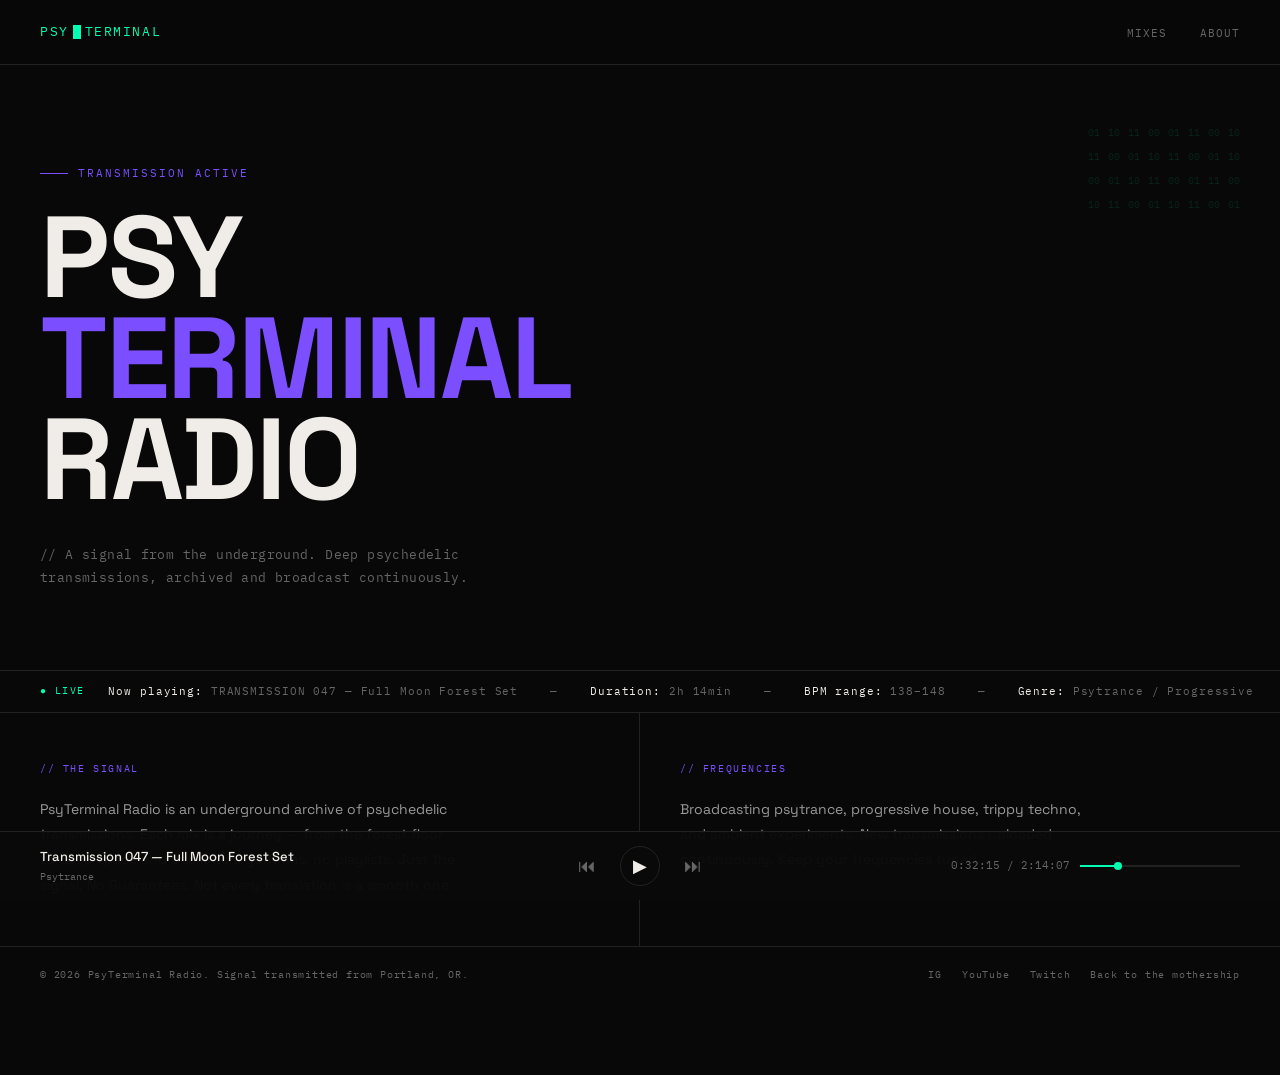
<file: index.html>
<!DOCTYPE html>
<html lang="en">
<head>
<meta charset="UTF-8">
<meta name="viewport" content="width=device-width, initial-scale=1.0">
<title>PsyTerminal Radio</title>
<link rel="stylesheet" href="style.css">
<link href="https://fonts.googleapis.com/css2?family=IBM+Plex+Mono:wght@300;400;500&family=Space+Grotesk:wght@300;400;500;700&display=swap" rel="stylesheet">
</head>
<body>
<h2 class="sr-only">PsyTerminal Radio — DJ mixes from Snorlinky</h2>

<div class="page-body">

  <!-- NAV -->
  <nav>
    <div class="logo">
      PSY<span class="logo-cursor"></span>TERMINAL
    </div>
    <ul class="nav-links">
      <li><a href="mixes.html">Mixes</a></li>
      <li><a href="#about">About</a></li>
    </ul>
  </nav>

  <!-- HERO -->
  <section class="hero">
    <div class="hero-tag">Transmission active</div>
    <h1>
      Psy<br>
      <span>Terminal</span>
      Radio
    </h1>
    <p class="hero-sub">// A signal from the underground. Deep psychedelic transmissions, archived and broadcast continuously.</p>
    <div class="hero-grid-deco" aria-hidden="true">
      <span>01</span><span>10</span><span>11</span><span>00</span><span>01</span><span>11</span><span>00</span><span>10</span>
      <span>11</span><span>00</span><span>01</span><span>10</span><span>11</span><span>00</span><span>01</span><span>10</span>
      <span>00</span><span>01</span><span>10</span><span>11</span><span>00</span><span>01</span><span>11</span><span>00</span>
      <span>10</span><span>11</span><span>00</span><span>01</span><span>10</span><span>11</span><span>00</span><span>01</span>
    </div>
  </section>

  <!-- SIGNAL BAR -->
  <div class="signal-bar" aria-label="Now broadcasting">
    <span class="signal-label">&#x25CF; Live</span>
    <div class="signal-ticker" aria-hidden="true">
      <span><em>Now playing:</em> TRANSMISSION 047 — Full Moon Forest Set</span>
      <span>—</span>
      <span><em>Duration:</em> 2h 14min</span>
      <span>—</span>
      <span><em>BPM range:</em> 138–148</span>
      <span>—</span>
      <span><em>Genre:</em> Psytrance / Progressive</span>
      <span>—</span>
      <span><em>Now playing:</em> TRANSMISSION 047 — Full Moon Forest Set</span>
      <span>—</span>
      <span><em>Duration:</em> 2h 14min</span>
      <span>—</span>
      <span><em>BPM range:</em> 138–148</span>
      <span>—</span>
      <span><em>Genre:</em> Psytrance / Progressive</span>
    </div>
  </div>



  <!-- ABOUT -->
  <div class="about-row" id="about">
    <div class="about-col">
      <div class="about-label">// The signal</div>
      <p class="about-text">PsyTerminal Radio is an underground archive of psychedelic transmissions. Each mix is a journey — from the forest floor to deep space and back. No algorithms, no playlists. Just the signal. No Guarantees. Not every transiation is a smooth one.</p>
    </div>
    <div class="about-col">
      <div class="about-label">// Frequencies</div>
      <p class="about-text">Broadcasting psytrance, progressive house, trippy techno, and ambient experiments. New transmissions uploaded continuously. Keep your frequencies tuned.</p>
    </div>
  </div>

  <footer class="footer">
    <span class="footer-copy">&copy; 2026 PsyTerminal Radio. Signal transmitted from Portland, OR.</span>
    <div class="footer-links">
      <a href="https://www.instagram.com/ruserious1008" target="_blank">IG</a>
      <a href="https://music.youtube.com/channel/UCfolPUjMjyLpGeXDe0cwVMw" target="_blank">YouTube</a>
      <a href="https://www.twitch.tv/djsnorlinky" target="_blank">Twitch</a>
      <a href="https://krattliff.github.io" target="_blank">Back to the mothership</a>
    </div>
  </footer>

</div>

<!-- STICKY PLAYER -->
<div class="player-bar" role="region" aria-label="Now playing">
  <div class="player-track">
    <span class="player-title" id="player-title">Transmission 047 — Full Moon Forest Set</span>
    <span class="player-meta" id="player-genre">Psytrance</span>
  </div>
  <div class="player-controls">
    <button class="ctrl-btn" aria-label="Previous">&#x23EE;</button>
    <button class="ctrl-btn play-main" id="play-btn" aria-label="Play/Pause">&#9654;</button>
    <button class="ctrl-btn" aria-label="Next">&#x23ED;</button>
    <div class="viz-bars" id="viz" style="display:none" aria-hidden="true">
      <div class="viz-bar" style="animation-delay:0s;height:8px"></div>
      <div class="viz-bar" style="animation-delay:0.1s;height:14px"></div>
      <div class="viz-bar" style="animation-delay:0.2s;height:10px"></div>
      <div class="viz-bar" style="animation-delay:0.3s;height:16px"></div>
      <div class="viz-bar" style="animation-delay:0.15s;height:12px"></div>
    </div>
  </div>
  <div class="player-progress">
    <span class="prog-time" id="prog-time">0:32:15 / 2:14:07</span>
    <div class="prog-track" role="progressbar" aria-valuenow="24" aria-valuemin="0" aria-valuemax="100" aria-label="Playback progress">
      <div class="prog-fill" id="prog-fill"></div>
    </div>
  </div>
</div>

<!-- MODAL -->
<div class="modal-overlay" id="modal-overlay" role="dialog" aria-modal="true" aria-labelledby="modal-title">
  <div class="modal">
    <button class="modal-close" id="modal-close" aria-label="Close">&times;</button>
    <div class="modal-header">
      <div class="modal-num" id="modal-num"></div>
      <div>
        <h2 class="modal-title" id="modal-title"></h2>
        <div class="modal-meta" id="modal-meta"></div>
      </div>
      <span class="mix-tag" id="modal-tag"></span>
    </div>
    <p class="modal-description" id="modal-description"></p>
    <div class="modal-tracklist-header">
      <span class="section-title">// Tracklist</span>
      <span class="section-count" id="modal-track-count"></span>
    </div>
    <ol class="modal-tracklist" id="modal-tracklist"></ol>
  </div>
</div>

<script src="app.js"></script>
</body>
</html>
</file>
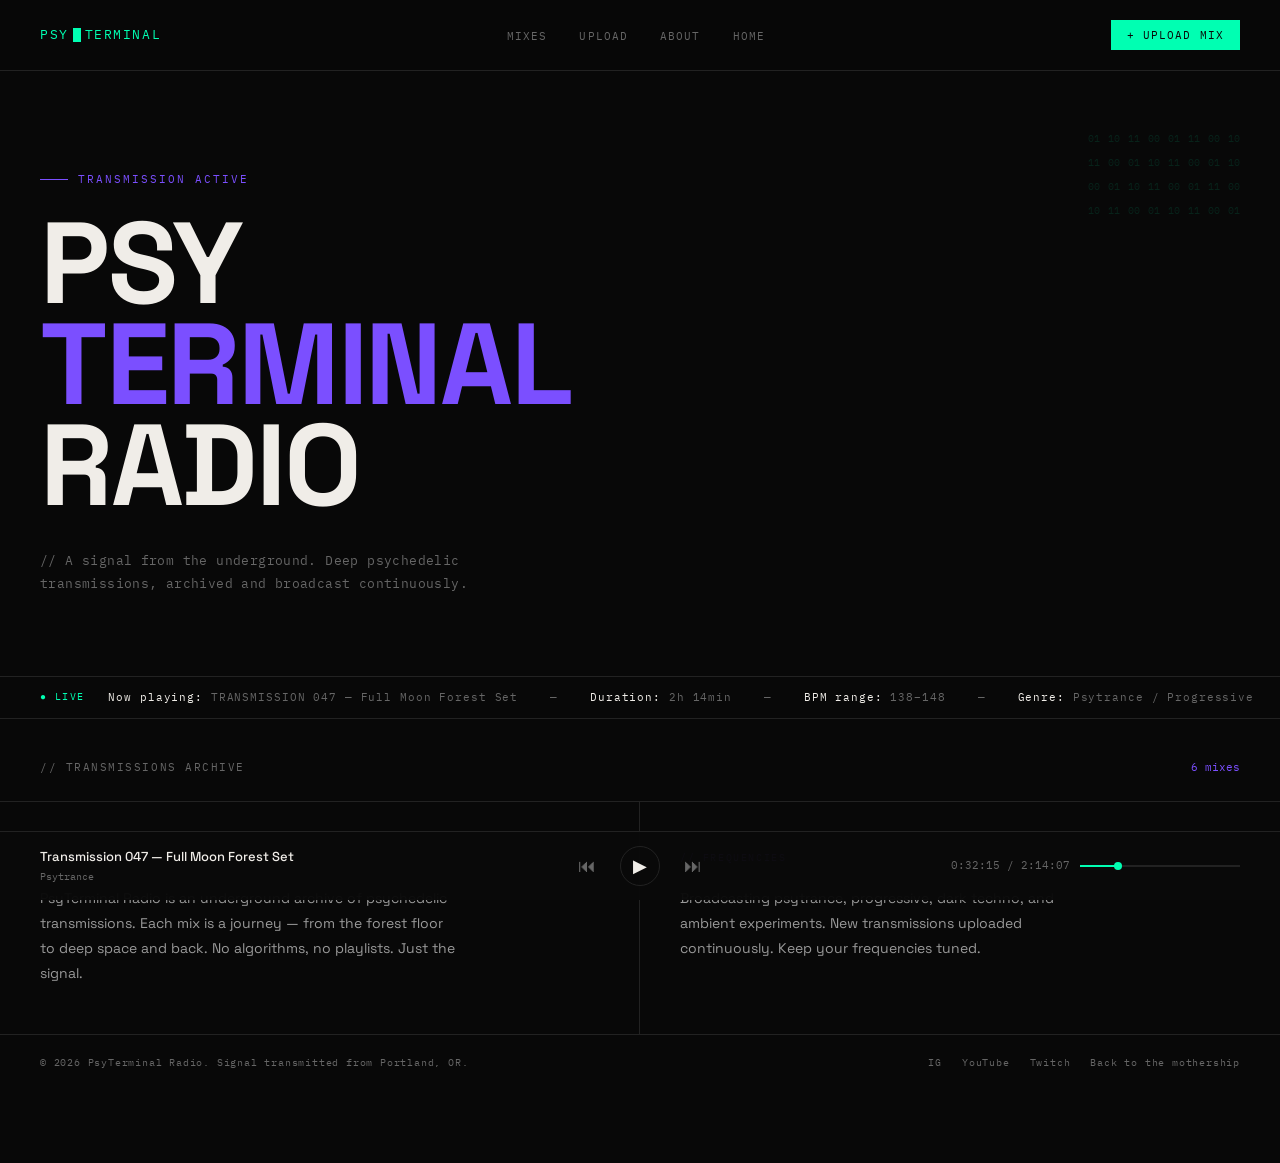
<file: mixes.html>
<!DOCTYPE html>
<html lang="en">
<head>
<meta charset="UTF-8">
<meta name="viewport" content="width=device-width, initial-scale=1.0">
<title>PsyTerminal Radio</title>
<link rel="stylesheet" href="style.css">
<link href="https://fonts.googleapis.com/css2?family=IBM+Plex+Mono:wght@300;400;500&family=Space+Grotesk:wght@300;400;500;700&display=swap" rel="stylesheet">
</head>
<body>
<h2 class="sr-only">PsyTerminal Radio — DJ mixes from Snorlinky</h2>

<div class="page-body">

  <!-- NAV -->
  <nav>
    <div class="logo">
      PSY<span class="logo-cursor"></span>TERMINAL
    </div>
    <ul class="nav-links">
      <li><a href="#mixes">Mixes</a></li>
      <li><a href="upload.html">Upload</a></li>
      <li><a href="index.html#about">About</a></li>
      <li><a href="index.html">Home</a></li>
    </ul>
    <button class="nav-upload" onclick="document.getElementById('upload').scrollIntoView({behavior:'smooth'})">+ Upload mix</button>
  </nav>

  <!-- HERO -->
  <section class="hero">
    <div class="hero-tag">Transmission active</div>
    <h1>
      Psy<br>
      <span>Terminal</span>
      Radio
    </h1>
    <p class="hero-sub">// A signal from the underground. Deep psychedelic transmissions, archived and broadcast continuously.</p>
    <div class="hero-grid-deco" aria-hidden="true">
      <span>01</span><span>10</span><span>11</span><span>00</span><span>01</span><span>11</span><span>00</span><span>10</span>
      <span>11</span><span>00</span><span>01</span><span>10</span><span>11</span><span>00</span><span>01</span><span>10</span>
      <span>00</span><span>01</span><span>10</span><span>11</span><span>00</span><span>01</span><span>11</span><span>00</span>
      <span>10</span><span>11</span><span>00</span><span>01</span><span>10</span><span>11</span><span>00</span><span>01</span>
    </div>
  </section>

  <!-- SIGNAL BAR -->
  <div class="signal-bar" aria-label="Now broadcasting">
    <span class="signal-label">&#x25CF; Live</span>
    <div class="signal-ticker" aria-hidden="true">
      <span><em>Now playing:</em> TRANSMISSION 047 — Full Moon Forest Set</span>
      <span>—</span>
      <span><em>Duration:</em> 2h 14min</span>
      <span>—</span>
      <span><em>BPM range:</em> 138–148</span>
      <span>—</span>
      <span><em>Genre:</em> Psytrance / Progressive</span>
      <span>—</span>
      <span><em>Now playing:</em> TRANSMISSION 047 — Full Moon Forest Set</span>
      <span>—</span>
      <span><em>Duration:</em> 2h 14min</span>
      <span>—</span>
      <span><em>BPM range:</em> 138–148</span>
      <span>—</span>
      <span><em>Genre:</em> Psytrance / Progressive</span>
    </div>
  </div>

  <!-- MIXES -->
  <div class="section-header" id="mixes">
    <span class="section-title">// Transmissions archive</span>
    <span class="section-count" id="mix-count">6 mixes</span>
  </div>

  <ul class="mixes-list" id="mix-list"></ul>


  <!-- ABOUT -->
  <div class="about-row" id="about">
    <div class="about-col">
      <div class="about-label">// The signal</div>
      <p class="about-text">PsyTerminal Radio is an underground archive of psychedelic transmissions. Each mix is a journey — from the forest floor to deep space and back. No algorithms, no playlists. Just the signal.</p>
    </div>
    <div class="about-col">
      <div class="about-label">// Frequencies</div>
      <p class="about-text">Broadcasting psytrance, progressive, dark techno, and ambient experiments. New transmissions uploaded continuously. Keep your frequencies tuned.</p>
    </div>
  </div>

  <footer class="footer">
    <span class="footer-copy">&copy; 2026 PsyTerminal Radio. Signal transmitted from Portland, OR.</span>
    <div class="footer-links">
      <a href="https://www.instagram.com/ruserious1008" target="_blank">IG</a>
      <a href="https://music.youtube.com/channel/UCfolPUjMjyLpGeXDe0cwVMw" target="_blank">YouTube</a>
      <a href="https://www.twitch.tv/djsnorlinky" target="_blank">Twitch</a>
      <a href="https://krattliff.github.io" target="_blank">Back to the mothership</a>
    </div>
  </footer>

</div>

<!-- STICKY PLAYER -->
<div class="player-bar" role="region" aria-label="Now playing">
  <div class="player-track">
    <span class="player-title" id="player-title">Transmission 047 — Full Moon Forest Set</span>
    <span class="player-meta" id="player-genre">Psytrance</span>
  </div>
  <div class="player-controls">
    <button class="ctrl-btn" aria-label="Previous">&#x23EE;</button>
    <button class="ctrl-btn play-main" id="play-btn" aria-label="Play/Pause">&#9654;</button>
    <button class="ctrl-btn" aria-label="Next">&#x23ED;</button>
    <div class="viz-bars" id="viz" style="display:none" aria-hidden="true">
      <div class="viz-bar" style="animation-delay:0s;height:8px"></div>
      <div class="viz-bar" style="animation-delay:0.1s;height:14px"></div>
      <div class="viz-bar" style="animation-delay:0.2s;height:10px"></div>
      <div class="viz-bar" style="animation-delay:0.3s;height:16px"></div>
      <div class="viz-bar" style="animation-delay:0.15s;height:12px"></div>
    </div>
  </div>
  <div class="player-progress">
    <span class="prog-time" id="prog-time">0:32:15 / 2:14:07</span>
    <div class="prog-track" role="progressbar" aria-valuenow="24" aria-valuemin="0" aria-valuemax="100" aria-label="Playback progress">
      <div class="prog-fill" id="prog-fill"></div>
    </div>
  </div>
</div>

<!-- MODAL -->
<div class="modal-overlay" id="modal-overlay" role="dialog" aria-modal="true" aria-labelledby="modal-title">
  <div class="modal">
    <button class="modal-close" id="modal-close" aria-label="Close">&times;</button>
    <div class="modal-header">
      <div class="modal-num" id="modal-num"></div>
      <div>
        <h2 class="modal-title" id="modal-title"></h2>
        <div class="modal-meta" id="modal-meta"></div>
      </div>
      <span class="mix-tag" id="modal-tag"></span>
    </div>
    <p class="modal-description" id="modal-description"></p>
    <div class="modal-tracklist-header">
      <span class="section-title">// Tracklist</span>
      <span class="section-count" id="modal-track-count"></span>
    </div>
    <ol class="modal-tracklist" id="modal-tracklist"></ol>
  </div>
</div>

<script src="app.js"></script>
</body>
</html>
</file>
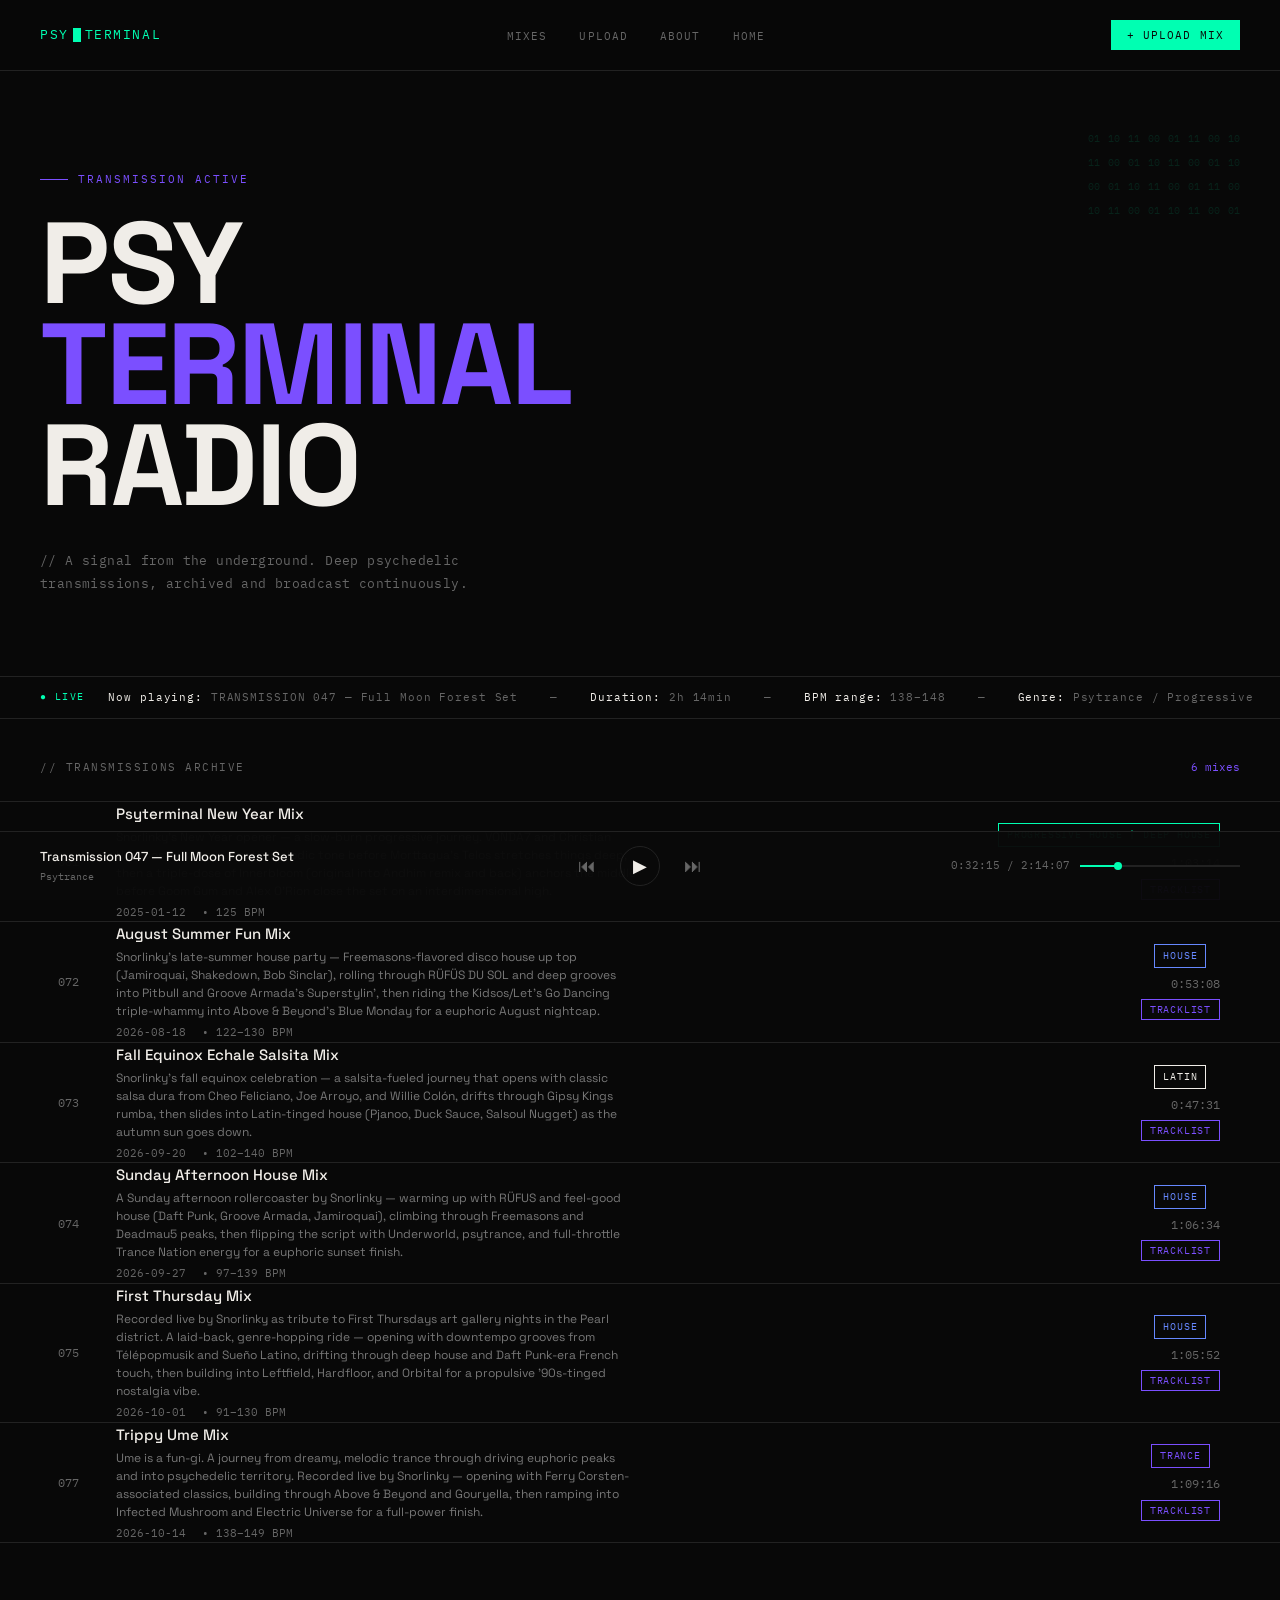
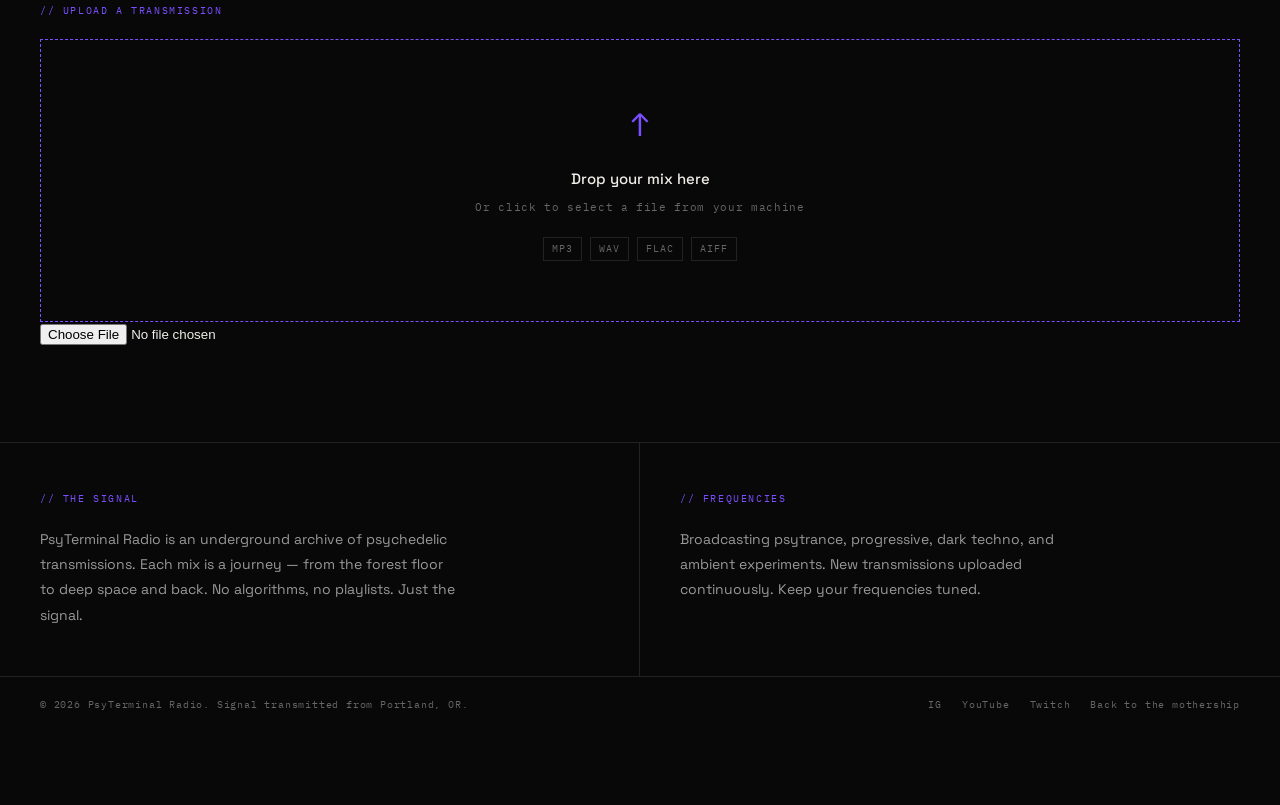
<file: upload.html>
<!DOCTYPE html>
<html lang="en">
<head>
<meta charset="UTF-8">
<meta name="viewport" content="width=device-width, initial-scale=1.0">
<title>PsyTerminal Radio</title>
<link rel="stylesheet" href="style.css">
<link href="https://fonts.googleapis.com/css2?family=IBM+Plex+Mono:wght@300;400;500&family=Space+Grotesk:wght@300;400;500;700&display=swap" rel="stylesheet">
</head>
<body>
<h2 class="sr-only">PsyTerminal Radio — DJ mixes from Snorlinky</h2>

<div class="page-body">

  <!-- NAV -->
  <nav>
    <div class="logo">
      PSY<span class="logo-cursor"></span>TERMINAL
    </div>
    <ul class="nav-links">
      <li><a href="#mixes">Mixes</a></li>
      <li><a href="#upload">Upload</a></li>
      <li><a href="#about">About</a></li>
      <li><a href="index.html">Home</a></li>
    </ul>
    <button class="nav-upload" onclick="document.getElementById('upload').scrollIntoView({behavior:'smooth'})">+ Upload mix</button>
  </nav>

  <!-- HERO -->
  <section class="hero">
    <div class="hero-tag">Transmission active</div>
    <h1>
      Psy<br>
      <span>Terminal</span>
      Radio
    </h1>
    <p class="hero-sub">// A signal from the underground. Deep psychedelic transmissions, archived and broadcast continuously.</p>
    <div class="hero-grid-deco" aria-hidden="true">
      <span>01</span><span>10</span><span>11</span><span>00</span><span>01</span><span>11</span><span>00</span><span>10</span>
      <span>11</span><span>00</span><span>01</span><span>10</span><span>11</span><span>00</span><span>01</span><span>10</span>
      <span>00</span><span>01</span><span>10</span><span>11</span><span>00</span><span>01</span><span>11</span><span>00</span>
      <span>10</span><span>11</span><span>00</span><span>01</span><span>10</span><span>11</span><span>00</span><span>01</span>
    </div>
  </section>

  <!-- SIGNAL BAR -->
  <div class="signal-bar" aria-label="Now broadcasting">
    <span class="signal-label">&#x25CF; Live</span>
    <div class="signal-ticker" aria-hidden="true">
      <span><em>Now playing:</em> TRANSMISSION 047 — Full Moon Forest Set</span>
      <span>—</span>
      <span><em>Duration:</em> 2h 14min</span>
      <span>—</span>
      <span><em>BPM range:</em> 138–148</span>
      <span>—</span>
      <span><em>Genre:</em> Psytrance / Progressive</span>
      <span>—</span>
      <span><em>Now playing:</em> TRANSMISSION 047 — Full Moon Forest Set</span>
      <span>—</span>
      <span><em>Duration:</em> 2h 14min</span>
      <span>—</span>
      <span><em>BPM range:</em> 138–148</span>
      <span>—</span>
      <span><em>Genre:</em> Psytrance / Progressive</span>
    </div>
  </div>

  <!-- MIXES -->
  <div class="section-header" id="mixes">
    <span class="section-title">// Transmissions archive</span>
    <span class="section-count" id="mix-count">6 mixes</span>
  </div>

  <ul class="mixes-list" id="mix-list"></ul>

  <!-- UPLOAD -->
  <section class="upload-section" id="upload">
    <div class="about-label">// Upload a transmission</div>
    <div class="upload-zone" id="upload-zone" role="button" tabindex="0" aria-label="Upload a mix file">
      <div class="upload-icon" aria-hidden="true">&#x2191;</div>
      <h3>Drop your mix here</h3>
      <p>Or click to select a file from your machine</p>
      <div class="upload-formats" aria-label="Accepted formats">
        <span class="fmt-badge">MP3</span>
        <span class="fmt-badge">WAV</span>
        <span class="fmt-badge">FLAC</span>
        <span class="fmt-badge">AIFF</span>
      </div>
    </div>
    <input type="file" id="file-input" accept=".mp3,.wav,.flac,.aiff">
    <div id="upload-status"></div>
  </section>

  <!-- ABOUT -->
  <div class="about-row" id="about">
    <div class="about-col">
      <div class="about-label">// The signal</div>
      <p class="about-text">PsyTerminal Radio is an underground archive of psychedelic transmissions. Each mix is a journey — from the forest floor to deep space and back. No algorithms, no playlists. Just the signal.</p>
    </div>
    <div class="about-col">
      <div class="about-label">// Frequencies</div>
      <p class="about-text">Broadcasting psytrance, progressive, dark techno, and ambient experiments. New transmissions uploaded continuously. Keep your frequencies tuned.</p>
    </div>
  </div>

  <footer class="footer">
    <span class="footer-copy">&copy; 2026 PsyTerminal Radio. Signal transmitted from Portland, OR.</span>
    <div class="footer-links">
      <a href="https://www.instagram.com/ruserious1008" target="_blank">IG</a>
      <a href="https://music.youtube.com/channel/UCfolPUjMjyLpGeXDe0cwVMw" target="_blank">YouTube</a>
      <a href="https://www.twitch.tv/djsnorlinky" target="_blank">Twitch</a>
      <a href="https://krattliff.github.io" target="_blank">Back to the mothership</a>
    </div>
  </footer>

</div>

<!-- STICKY PLAYER -->
<div class="player-bar" role="region" aria-label="Now playing">
  <div class="player-track">
    <span class="player-title" id="player-title">Transmission 047 — Full Moon Forest Set</span>
    <span class="player-meta" id="player-genre">Psytrance</span>
  </div>
  <div class="player-controls">
    <button class="ctrl-btn" aria-label="Previous">&#x23EE;</button>
    <button class="ctrl-btn play-main" id="play-btn" aria-label="Play/Pause">&#9654;</button>
    <button class="ctrl-btn" aria-label="Next">&#x23ED;</button>
    <div class="viz-bars" id="viz" style="display:none" aria-hidden="true">
      <div class="viz-bar" style="animation-delay:0s;height:8px"></div>
      <div class="viz-bar" style="animation-delay:0.1s;height:14px"></div>
      <div class="viz-bar" style="animation-delay:0.2s;height:10px"></div>
      <div class="viz-bar" style="animation-delay:0.3s;height:16px"></div>
      <div class="viz-bar" style="animation-delay:0.15s;height:12px"></div>
    </div>
  </div>
  <div class="player-progress">
    <span class="prog-time" id="prog-time">0:32:15 / 2:14:07</span>
    <div class="prog-track" role="progressbar" aria-valuenow="24" aria-valuemin="0" aria-valuemax="100" aria-label="Playback progress">
      <div class="prog-fill" id="prog-fill"></div>
    </div>
  </div>
</div>

<!-- MODAL -->
<div class="modal-overlay" id="modal-overlay" role="dialog" aria-modal="true" aria-labelledby="modal-title">
  <div class="modal">
    <button class="modal-close" id="modal-close" aria-label="Close">&times;</button>
    <div class="modal-header">
      <div class="modal-num" id="modal-num"></div>
      <div>
        <h2 class="modal-title" id="modal-title"></h2>
        <div class="modal-meta" id="modal-meta"></div>
      </div>
      <span class="mix-tag" id="modal-tag"></span>
    </div>
    <p class="modal-description" id="modal-description"></p>
    <div class="modal-tracklist-header">
      <span class="section-title">// Tracklist</span>
      <span class="section-count" id="modal-track-count"></span>
    </div>
    <ol class="modal-tracklist" id="modal-tracklist"></ol>
  </div>
</div>

<script src="app.js"></script>
</body>
</html>
</file>
<file: style.css>
/* ===========================
   PsyTerminal Radio — style.css
   =========================== */

*, *::before, *::after {
  box-sizing: border-box;
  margin: 0;
  padding: 0;
}

:root {
  --bg: #080808;
  --surface: #111111;
  --border: #222222;
  --accent: #7B4FFF;
  --accent2: #00FFB2;
  --text: #F0EDE8;
  --muted: #666666;
  --mono: 'IBM Plex Mono', monospace;
  --sans: 'Space Grotesk', sans-serif;
  --radius: 2px;
}

/* ---- BASE ---- */

body {
  background: var(--bg);
  color: var(--text);
  font-family: var(--sans);
  font-size: 15px;
  line-height: 1.6;
  min-height: 100vh;
  overflow-x: hidden;
}

.sr-only {
  position: absolute;
  width: 1px;
  height: 1px;
  overflow: hidden;
  clip: rect(0,0,0,0);
  white-space: nowrap;
}

.page-body {
  padding-bottom: 72px;
}

/* ---- NAV ---- */

nav {
  display: flex;
  align-items: center;
  justify-content: space-between;
  padding: 20px 40px;
  border-bottom: 0.5px solid var(--border);
  position: sticky;
  top: 0;
  background: rgba(8,8,8,0.95);
  backdrop-filter: blur(8px);
  z-index: 100;
}

.logo {
  font-family: var(--mono);
  font-size: 13px;
  letter-spacing: 0.12em;
  color: var(--accent2);
  text-transform: uppercase;
  display: flex;
  align-items: center;
  gap: 4px;
}

.logo-cursor {
  display: inline-block;
  width: 8px;
  height: 14px;
  background: var(--accent2);
  animation: blink 1.1s step-end infinite;
}

@keyframes blink {
  0%, 100% { opacity: 1; }
  50%       { opacity: 0; }
}

.nav-links {
  display: flex;
  gap: 32px;
  list-style: none;
}

.nav-links a {
  font-family: var(--mono);
  font-size: 11px;
  letter-spacing: 0.1em;
  color: var(--muted);
  text-decoration: none;
  text-transform: uppercase;
  transition: color 0.2s;
}

.nav-links a:hover { color: var(--text); }

.nav-upload {
  font-family: var(--mono);
  font-size: 11px;
  letter-spacing: 0.1em;
  text-transform: uppercase;
  color: var(--bg);
  background: var(--accent2);
  border: none;
  padding: 8px 16px;
  cursor: pointer;
  transition: opacity 0.2s;
}

.nav-upload:hover { opacity: 0.85; }

/* ---- HERO ---- */

.hero {
  padding: 100px 40px 80px;
  border-bottom: 0.5px solid var(--border);
  position: relative;
  overflow: hidden;
}

.hero-tag {
  font-family: var(--mono);
  font-size: 11px;
  letter-spacing: 0.18em;
  color: var(--accent);
  text-transform: uppercase;
  margin-bottom: 24px;
  display: flex;
  align-items: center;
  gap: 10px;
}

.hero-tag::before {
  content: '';
  display: inline-block;
  width: 28px;
  height: 1px;
  background: var(--accent);
}

.hero h1 {
  font-family: var(--sans);
  font-size: clamp(52px, 9vw, 120px);
  font-weight: 700;
  line-height: 0.88;
  letter-spacing: -0.02em;
  text-transform: uppercase;
  margin-bottom: 32px;
  max-width: 900px;
}

.hero h1 span {
  color: var(--accent);
  display: block;
}

.hero-sub {
  font-family: var(--mono);
  font-size: 13px;
  color: var(--muted);
  max-width: 440px;
  line-height: 1.8;
  letter-spacing: 0.03em;
}

.hero-grid-deco {
  position: absolute;
  right: 40px;
  top: 60px;
  display: grid;
  grid-template-columns: repeat(8, 1fr);
  gap: 8px;
  opacity: 0.1;
  pointer-events: none;
}

.hero-grid-deco span {
  font-family: var(--mono);
  font-size: 10px;
  color: var(--accent2);
}

/* ---- SIGNAL BAR ---- */

.signal-bar {
  padding: 12px 40px;
  border-bottom: 0.5px solid var(--border);
  display: flex;
  gap: 24px;
  align-items: center;
  overflow: hidden;
}

.signal-label {
  font-family: var(--mono);
  font-size: 10px;
  letter-spacing: 0.14em;
  color: var(--accent2);
  text-transform: uppercase;
  white-space: nowrap;
  flex-shrink: 0;
}

.signal-ticker {
  display: flex;
  gap: 32px;
  animation: scroll-left 22s linear infinite;
  white-space: nowrap;
}

.signal-ticker span {
  font-family: var(--mono);
  font-size: 11px;
  color: var(--muted);
  letter-spacing: 0.08em;
}

.signal-ticker span em {
  color: var(--text);
  font-style: normal;
}

@keyframes scroll-left {
  from { transform: translateX(0); }
  to   { transform: translateX(-50%); }
}

/* ---- SECTION HEADERS ---- */

.section-header {
  padding: 40px 40px 24px;
  display: flex;
  align-items: baseline;
  justify-content: space-between;
  border-bottom: 0.5px solid var(--border);
}

.section-title {
  font-family: var(--mono);
  font-size: 11px;
  letter-spacing: 0.14em;
  color: var(--muted);
  text-transform: uppercase;
}

.section-count {
  font-family: var(--mono);
  font-size: 11px;
  color: var(--accent);
}

/* ---- MIX ROWS ---- */

.mixes-list {
  list-style: none;
}

.mix-row {
  display: grid;
  grid-template-columns: 56px 1fr auto auto;
  align-items: center;
  gap: 20px;
  padding: 0 40px;
  border-bottom: 0.5px solid var(--border);
  cursor: pointer;
  transition: background 0.15s;
  position: relative;
  min-height: 80px;
}

.mix-row:hover {
  background: var(--surface);
}

.mix-row:hover .mix-num  { opacity: 0; }
.mix-row:hover .mix-play { opacity: 1; }

.mix-num {
  font-family: var(--mono);
  font-size: 12px;
  color: var(--muted);
  transition: opacity 0.15s;
  text-align: center;
}

.mix-play {
  position: absolute;
  left: 40px;
  width: 56px;
  text-align: center;
  opacity: 0;
  transition: opacity 0.15s;
  color: var(--accent2);
  font-size: 16px;
}

.mix-info h3 {
  font-size: 15px;
  font-weight: 500;
  margin-bottom: 2px;
}

.mix-description {
  font-size: 12px;
  color: #777;
  margin-bottom: 4px;
  max-width: 520px;
  line-height: 1.5;
}

.mix-meta {
  font-family: var(--mono);
  font-size: 11px;
  color: var(--muted);
  display: flex;
  gap: 16px;
}

.mix-tag {
  display: inline-block;
  font-family: var(--mono);
  font-size: 10px;
  letter-spacing: 0.08em;
  padding: 3px 8px;
  border: 0.5px solid;
  text-transform: uppercase;
  white-space: nowrap;
  align-self: center;
}

.tag-psytrance   { border-color: var(--accent); color: var(--accent); }
.tag-techno      { border-color: #FF4B6E; color: #FF4B6E; }
.tag-progressive { border-color: var(--accent2); color: var(--accent2); }
.tag-ambient     { border-color: #6688FF; color: #6688FF; }
.tag-house     { border-color: #6688FF; color: #6688FF; }
.tag-trance     { border-color: var(--accent); color: var(--accent); }

.mix-right {
  display: flex;
  flex-direction: column;
  align-items: flex-end;
  gap: 6px;
}

.mix-duration {
  font-family: var(--mono);
  font-size: 12px;
  color: var(--muted);
}

.mix-tracklist-btn {
  font-family: var(--mono);
  font-size: 10px;
  letter-spacing: 0.08em;
  color: var(--accent);
  background: none;
  border: 0.5px solid var(--accent);
  padding: 3px 8px;
  cursor: pointer;
  text-transform: uppercase;
  transition: background 0.15s, color 0.15s;
}

.mix-tracklist-btn:hover {
  background: var(--accent);
  color: var(--bg);
}

/* ---- UPLOAD ---- */

.upload-section {
  padding: 60px 40px;
  border-bottom: 0.5px solid var(--border);
}

.about-label {
  font-family: var(--mono);
  font-size: 10px;
  letter-spacing: 0.16em;
  color: var(--accent);
  text-transform: uppercase;
  margin-bottom: 20px;
}

.upload-zone {
  border: 0.5px dashed var(--accent);
  padding: 60px 40px;
  text-align: center;
  cursor: pointer;
  transition: background 0.2s;
}

.upload-zone:hover,
.upload-zone.dragover {
  background: rgba(123,79,255,0.06);
}

.upload-icon {
  font-size: 32px;
  color: var(--accent);
  margin-bottom: 16px;
}

.upload-zone h3 {
  font-size: 15px;
  font-weight: 500;
  margin-bottom: 8px;
}

.upload-zone p {
  font-family: var(--mono);
  font-size: 11px;
  color: var(--muted);
  letter-spacing: 0.06em;
}

.upload-formats {
  display: flex;
  justify-content: center;
  gap: 8px;
  margin-top: 20px;
}

.fmt-badge {
  font-family: var(--mono);
  font-size: 10px;
  letter-spacing: 0.1em;
  color: var(--muted);
  border: 0.5px solid var(--border);
  padding: 3px 8px;
}

#upload-status {
  margin-top: 16px;
  font-family: var(--mono);
  font-size: 12px;
  color: var(--accent2);
  min-height: 20px;
}

/* ---- ABOUT ---- */

.about-row {
  display: grid;
  grid-template-columns: 1fr 1fr;
  border-bottom: 0.5px solid var(--border);
}

.about-col {
  padding: 48px 40px;
}

.about-col:first-child {
  border-right: 0.5px solid var(--border);
}

.about-text {
  font-size: 14px;
  color: #999;
  line-height: 1.8;
  max-width: 420px;
}

/* ---- FOOTER ---- */

.footer {
  padding: 20px 40px;
  display: flex;
  justify-content: space-between;
  align-items: center;
}

.footer-copy {
  font-family: var(--mono);
  font-size: 10px;
  color: var(--muted);
  letter-spacing: 0.08em;
}

.footer-links {
  display: flex;
  gap: 20px;
}

.footer-links a {
  font-family: var(--mono);
  font-size: 10px;
  color: var(--muted);
  text-decoration: none;
  letter-spacing: 0.08em;
  transition: color 0.2s;
}

.footer-links a:hover { color: var(--text); }

/* ---- PLAYER BAR ---- */

.player-bar {
  position: fixed;
  bottom: 0;
  left: 0;
  right: 0;
  background: rgba(10,10,10,0.97);
  border-top: 0.5px solid var(--border);
  padding: 14px 40px;
  display: grid;
  grid-template-columns: 1fr auto 1fr;
  align-items: center;
  gap: 24px;
  z-index: 200;
}

.player-track {
  display: flex;
  flex-direction: column;
  gap: 2px;
}

.player-title {
  font-size: 13px;
  font-weight: 500;
}

.player-meta {
  font-family: var(--mono);
  font-size: 10px;
  color: var(--muted);
}

.player-controls {
  display: flex;
  align-items: center;
  gap: 20px;
}

.ctrl-btn {
  background: none;
  border: none;
  color: var(--muted);
  cursor: pointer;
  font-size: 18px;
  padding: 4px;
  transition: color 0.15s;
  display: flex;
  align-items: center;
}

.ctrl-btn:hover { color: var(--text); }

.ctrl-btn.play-main {
  width: 40px;
  height: 40px;
  border: 0.5px solid var(--border);
  border-radius: 50%;
  justify-content: center;
  color: var(--text);
}

.ctrl-btn.play-main:hover {
  border-color: var(--accent2);
  color: var(--accent2);
}

.player-progress {
  display: flex;
  align-items: center;
  gap: 10px;
  justify-content: flex-end;
}

.prog-time {
  font-family: var(--mono);
  font-size: 11px;
  color: var(--muted);
  white-space: nowrap;
}

.prog-track {
  width: 160px;
  height: 2px;
  background: var(--border);
  position: relative;
  cursor: pointer;
}

.prog-fill {
  width: 24%;
  height: 100%;
  background: var(--accent2);
  position: relative;
  transition: width 0.1s;
}

.prog-fill::after {
  content: '';
  position: absolute;
  right: -4px;
  top: -3px;
  width: 8px;
  height: 8px;
  border-radius: 50%;
  background: var(--accent2);
}

.viz-bars {
  display: flex;
  align-items: flex-end;
  gap: 2px;
  height: 18px;
}

.viz-bar {
  width: 3px;
  background: var(--accent2);
  animation: bar-bounce 0.6s ease-in-out infinite alternate;
  opacity: 0.7;
  transform-origin: bottom;
}

@keyframes bar-bounce {
  from { transform: scaleY(0.2); }
  to   { transform: scaleY(1); }
}

/* ---- MODAL ---- */

.modal-overlay {
  display: none;
  position: fixed;
  inset: 0;
  background: rgba(0,0,0,0.82);
  z-index: 300;
  align-items: center;
  justify-content: center;
  padding: 24px;
}

.modal-overlay.open {
  display: flex;
}

.modal {
  background: #0e0e0e;
  border: 0.5px solid var(--border);
  width: 100%;
  max-width: 640px;
  max-height: 80vh;
  overflow-y: auto;
  padding: 36px;
  position: relative;
}

.modal-close {
  position: absolute;
  top: 20px;
  right: 20px;
  background: none;
  border: none;
  color: var(--muted);
  font-size: 22px;
  cursor: pointer;
  line-height: 1;
  transition: color 0.15s;
}

.modal-close:hover { color: var(--text); }

.modal-header {
  display: flex;
  align-items: flex-start;
  gap: 16px;
  margin-bottom: 20px;
}

.modal-num {
  font-family: var(--mono);
  font-size: 11px;
  color: var(--muted);
  padding-top: 4px;
  flex-shrink: 0;
}

.modal-title {
  font-size: 22px;
  font-weight: 700;
  text-transform: uppercase;
  letter-spacing: -0.01em;
  line-height: 1.1;
  margin-bottom: 6px;
}

.modal-meta {
  font-family: var(--mono);
  font-size: 11px;
  color: var(--muted);
  display: flex;
  gap: 16px;
}

.modal-description {
  font-size: 13px;
  color: #888;
  line-height: 1.8;
  margin-bottom: 28px;
  padding-bottom: 24px;
  border-bottom: 0.5px solid var(--border);
}

.modal-tracklist-header {
  display: flex;
  justify-content: space-between;
  align-items: baseline;
  margin-bottom: 16px;
}

.modal-tracklist {
  list-style: none;
  counter-reset: track;
}

.modal-tracklist li {
  counter-increment: track;
  display: grid;
  grid-template-columns: 28px 1fr auto;
  gap: 12px;
  align-items: baseline;
  padding: 10px 0;
  border-bottom: 0.5px solid var(--border);
}

.modal-tracklist li:last-child {
  border-bottom: none;
}

.modal-tracklist li::before {
  content: counter(track, decimal-leading-zero);
  font-family: var(--mono);
  font-size: 10px;
  color: var(--muted);
}

.track-title {
  font-size: 13px;
  font-weight: 400;
}

.track-artist {
  font-size: 12px;
  color: var(--muted);
  display: block;
  margin-top: 1px;
  font-style: italic;
}

.track-time {
  font-family: var(--mono);
  font-size: 11px;
  color: var(--muted);
  white-space: nowrap;
}

/* ---- RESPONSIVE ---- */

@media (max-width: 720px) {
  nav { padding: 16px 20px; }
  .nav-links { display: none; }
  .hero { padding: 60px 20px 48px; }
  .signal-bar { padding: 12px 20px; }
  .section-header { padding: 28px 20px 16px; }
  .mix-row { padding: 0 20px; grid-template-columns: 44px 1fr auto; }
  .mix-right { display: none; }
  .upload-section { padding: 40px 20px; }
  .about-row { grid-template-columns: 1fr; }
  .about-col:first-child { border-right: none; border-bottom: 0.5px solid var(--border); }
  .about-col { padding: 32px 20px; }
  .footer { flex-direction: column; gap: 12px; padding: 20px; text-align: center; }
  .player-bar { padding: 12px 20px; }
  .prog-track { width: 90px; }
  .modal { padding: 24px 20px; }
}
</file>
